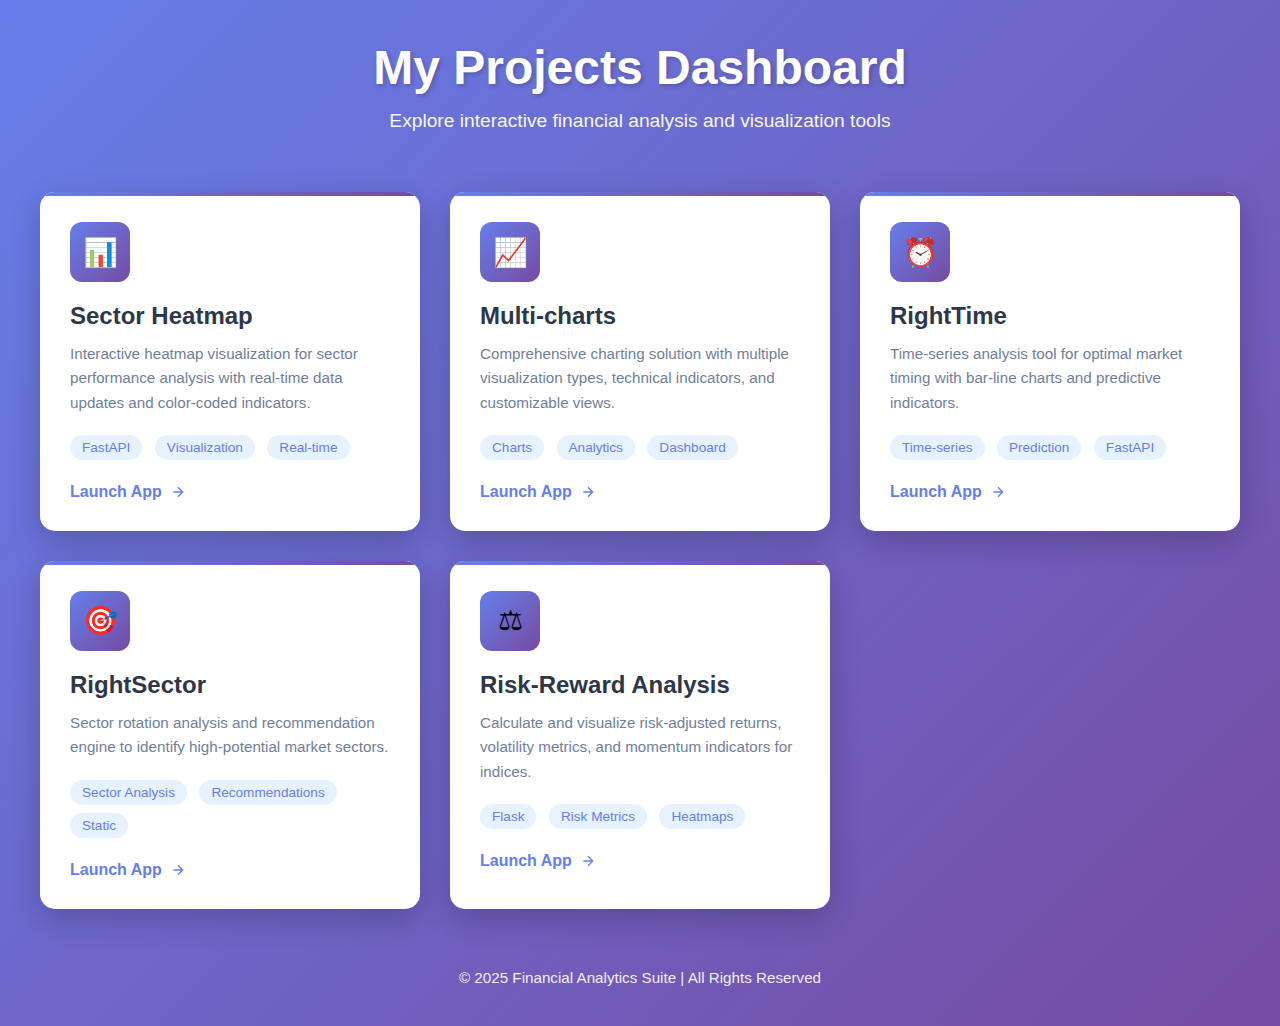
<file: landing_page.html>
<!DOCTYPE html>
<html lang="en">
<head>
    <meta charset="UTF-8">
    <meta name="viewport" content="width=device-width, initial-scale=1.0">
    <title>My Projects Dashboard</title>
    <style>
        * {
            margin: 0;
            padding: 0;
            box-sizing: border-box;
        }

        body {
            font-family: 'Segoe UI', Tahoma, Geneva, Verdana, sans-serif;
            background: linear-gradient(135deg, #667eea 0%, #764ba2 100%);
            min-height: 100vh;
            padding: 40px 20px;
        }

        .container {
            max-width: 1200px;
            margin: 0 auto;
        }

        .header {
            text-align: center;
            color: white;
            margin-bottom: 60px;
            animation: fadeInDown 0.8s ease;
        }

        .header h1 {
            font-size: 3rem;
            font-weight: 700;
            margin-bottom: 15px;
            text-shadow: 2px 2px 4px rgba(0,0,0,0.2);
        }

        .header p {
            font-size: 1.2rem;
            opacity: 0.95;
            font-weight: 300;
        }

        .projects-grid {
            display: grid;
            grid-template-columns: repeat(auto-fit, minmax(320px, 1fr));
            gap: 30px;
            margin-bottom: 40px;
        }

        .project-card {
            background: white;
            border-radius: 15px;
            padding: 30px;
            box-shadow: 0 10px 30px rgba(0,0,0,0.2);
            transition: all 0.3s ease;
            cursor: pointer;
            position: relative;
            overflow: hidden;
            animation: fadeInUp 0.8s ease;
        }

        .project-card::before {
            content: '';
            position: absolute;
            top: 0;
            left: 0;
            width: 100%;
            height: 4px;
            background: linear-gradient(90deg, #667eea 0%, #764ba2 100%);
        }

        .project-card:hover {
            transform: translateY(-10px);
            box-shadow: 0 15px 40px rgba(0,0,0,0.3);
        }

        .project-icon {
            width: 60px;
            height: 60px;
            background: linear-gradient(135deg, #667eea 0%, #764ba2 100%);
            border-radius: 12px;
            display: flex;
            align-items: center;
            justify-content: center;
            margin-bottom: 20px;
            font-size: 28px;
        }

        .project-title {
            font-size: 1.5rem;
            font-weight: 600;
            color: #2d3748;
            margin-bottom: 12px;
        }

        .project-description {
            color: #718096;
            font-size: 0.95rem;
            line-height: 1.6;
            margin-bottom: 20px;
        }

        .project-tag {
            display: inline-block;
            background: #e6f2ff;
            color: #667eea;
            padding: 5px 12px;
            border-radius: 20px;
            font-size: 0.85rem;
            font-weight: 500;
            margin-right: 8px;
            margin-bottom: 8px;
        }

        .project-link {
            display: inline-flex;
            align-items: center;
            color: #667eea;
            text-decoration: none;
            font-weight: 600;
            margin-top: 15px;
            transition: color 0.3s ease;
        }

        .project-link:hover {
            color: #764ba2;
        }

        .project-link svg {
            margin-left: 8px;
            transition: transform 0.3s ease;
        }

        .project-link:hover svg {
            transform: translateX(5px);
        }

        .footer {
            text-align: center;
            color: white;
            margin-top: 60px;
            opacity: 0.9;
            animation: fadeIn 1s ease 0.5s both;
        }

        .footer p {
            font-size: 0.95rem;
        }

        @keyframes fadeInDown {
            from {
                opacity: 0;
                transform: translateY(-30px);
            }
            to {
                opacity: 1;
                transform: translateY(0);
            }
        }

        @keyframes fadeInUp {
            from {
                opacity: 0;
                transform: translateY(30px);
            }
            to {
                opacity: 1;
                transform: translateY(0);
            }
        }

        @keyframes fadeIn {
            from { opacity: 0; }
            to { opacity: 1; }
        }

        @media (max-width: 768px) {
            .header h1 {
                font-size: 2rem;
            }
            .header p {
                font-size: 1rem;
            }
            .projects-grid {
                grid-template-columns: 1fr;
                gap: 20px;
            }
        }
    </style>
</head>
<body>
    <div class="container">
        <div class="header">
            <h1>My Projects Dashboard</h1>
            <p>Explore interactive financial analysis and visualization tools</p>
        </div>

        <div class="projects-grid">
            <!-- Sector Heatmap -->
            <div class="project-card" onclick="window.location.href='/Sector-Heatmap/'">
                <div class="project-icon">&#128202;</div>
                <h2 class="project-title">Sector Heatmap</h2>
                <p class="project-description">
                    Interactive heatmap visualization for sector performance analysis with real-time data updates and color-coded indicators.
                </p>
                <div>
                    <span class="project-tag">FastAPI</span>
                    <span class="project-tag">Visualization</span>
                    <span class="project-tag">Real-time</span>
                </div>
                <a href="/Sector-Heatmap/" class="project-link" onclick="event.stopPropagation()">
                    Launch App
                    <svg width="16" height="16" viewBox="0 0 24 24" fill="none" stroke="currentColor" stroke-width="2">
                        <path d="M5 12h14M12 5l7 7-7 7"/>
                    </svg>
                </a>
            </div>

            <!-- Multi-charts -->
            <div class="project-card" onclick="window.location.href='/multi-charts/'">
                <div class="project-icon">&#128200;</div>
                <h2 class="project-title">Multi-charts</h2>
                <p class="project-description">
                    Comprehensive charting solution with multiple visualization types, technical indicators, and customizable views.
                </p>
                <div>
                    <span class="project-tag">Charts</span>
                    <span class="project-tag">Analytics</span>
                    <span class="project-tag">Dashboard</span>
                </div>
                <a href="/multi-charts/" class="project-link" onclick="event.stopPropagation()">
                    Launch App
                    <svg width="16" height="16" viewBox="0 0 24 24" fill="none" stroke="currentColor" stroke-width="2">
                        <path d="M5 12h14M12 5l7 7-7 7"/>
                    </svg>
                </a>
            </div>

            <!-- RightTime -->
            <div class="project-card" onclick="window.location.href='/RightTime/'">
                <div class="project-icon">&#9200;</div>
                <h2 class="project-title">RightTime</h2>
                <p class="project-description">
                    Time-series analysis tool for optimal market timing with bar-line charts and predictive indicators.
                </p>
                <div>
                    <span class="project-tag">Time-series</span>
                    <span class="project-tag">Prediction</span>
                    <span class="project-tag">FastAPI</span>
                </div>
                <a href="/RightTime/" class="project-link" onclick="event.stopPropagation()">
                    Launch App
                    <svg width="16" height="16" viewBox="0 0 24 24" fill="none" stroke="currentColor" stroke-width="2">
                        <path d="M5 12h14M12 5l7 7-7 7"/>
                    </svg>
                </a>
            </div>

            <!-- RightSector -->
            <div class="project-card" onclick="window.location.href='/RightSector/'">
                <div class="project-icon">&#127919;</div>
                <h2 class="project-title">RightSector</h2>
                <p class="project-description">
                    Sector rotation analysis and recommendation engine to identify high-potential market sectors.
                </p>
                <div>
                    <span class="project-tag">Sector Analysis</span>
                    <span class="project-tag">Recommendations</span>
                    <span class="project-tag">Static</span>
                </div>
                <a href="/RightSector/" class="project-link" onclick="event.stopPropagation()">
                    Launch App
                    <svg width="16" height="16" viewBox="0 0 24 24" fill="none" stroke="currentColor" stroke-width="2">
                        <path d="M5 12h14M12 5l7 7-7 7"/>
                    </svg>
                </a>
            </div>

            <!-- Risk-Reward -->
            <div class="project-card" onclick="window.location.href='/risk-reward/'">
                <div class="project-icon">&#9878;</div>
                <h2 class="project-title">Risk-Reward Analysis</h2>
                <p class="project-description">
                    Calculate and visualize risk-adjusted returns, volatility metrics, and momentum indicators for indices.
                </p>
                <div>
                    <span class="project-tag">Flask</span>
                    <span class="project-tag">Risk Metrics</span>
                    <span class="project-tag">Heatmaps</span>
                </div>
                <a href="/risk-reward/" class="project-link" onclick="event.stopPropagation()">
                    Launch App
                    <svg width="16" height="16" viewBox="0 0 24 24" fill="none" stroke="currentColor" stroke-width="2">
                        <path d="M5 12h14M12 5l7 7-7 7"/>
                    </svg>
                </a>
            </div>
        </div>

        <div class="footer">
            <p>&copy; 2025 Financial Analytics Suite | All Rights Reserved</p>
        </div>
    </div>
</body>
</html>
</file>
